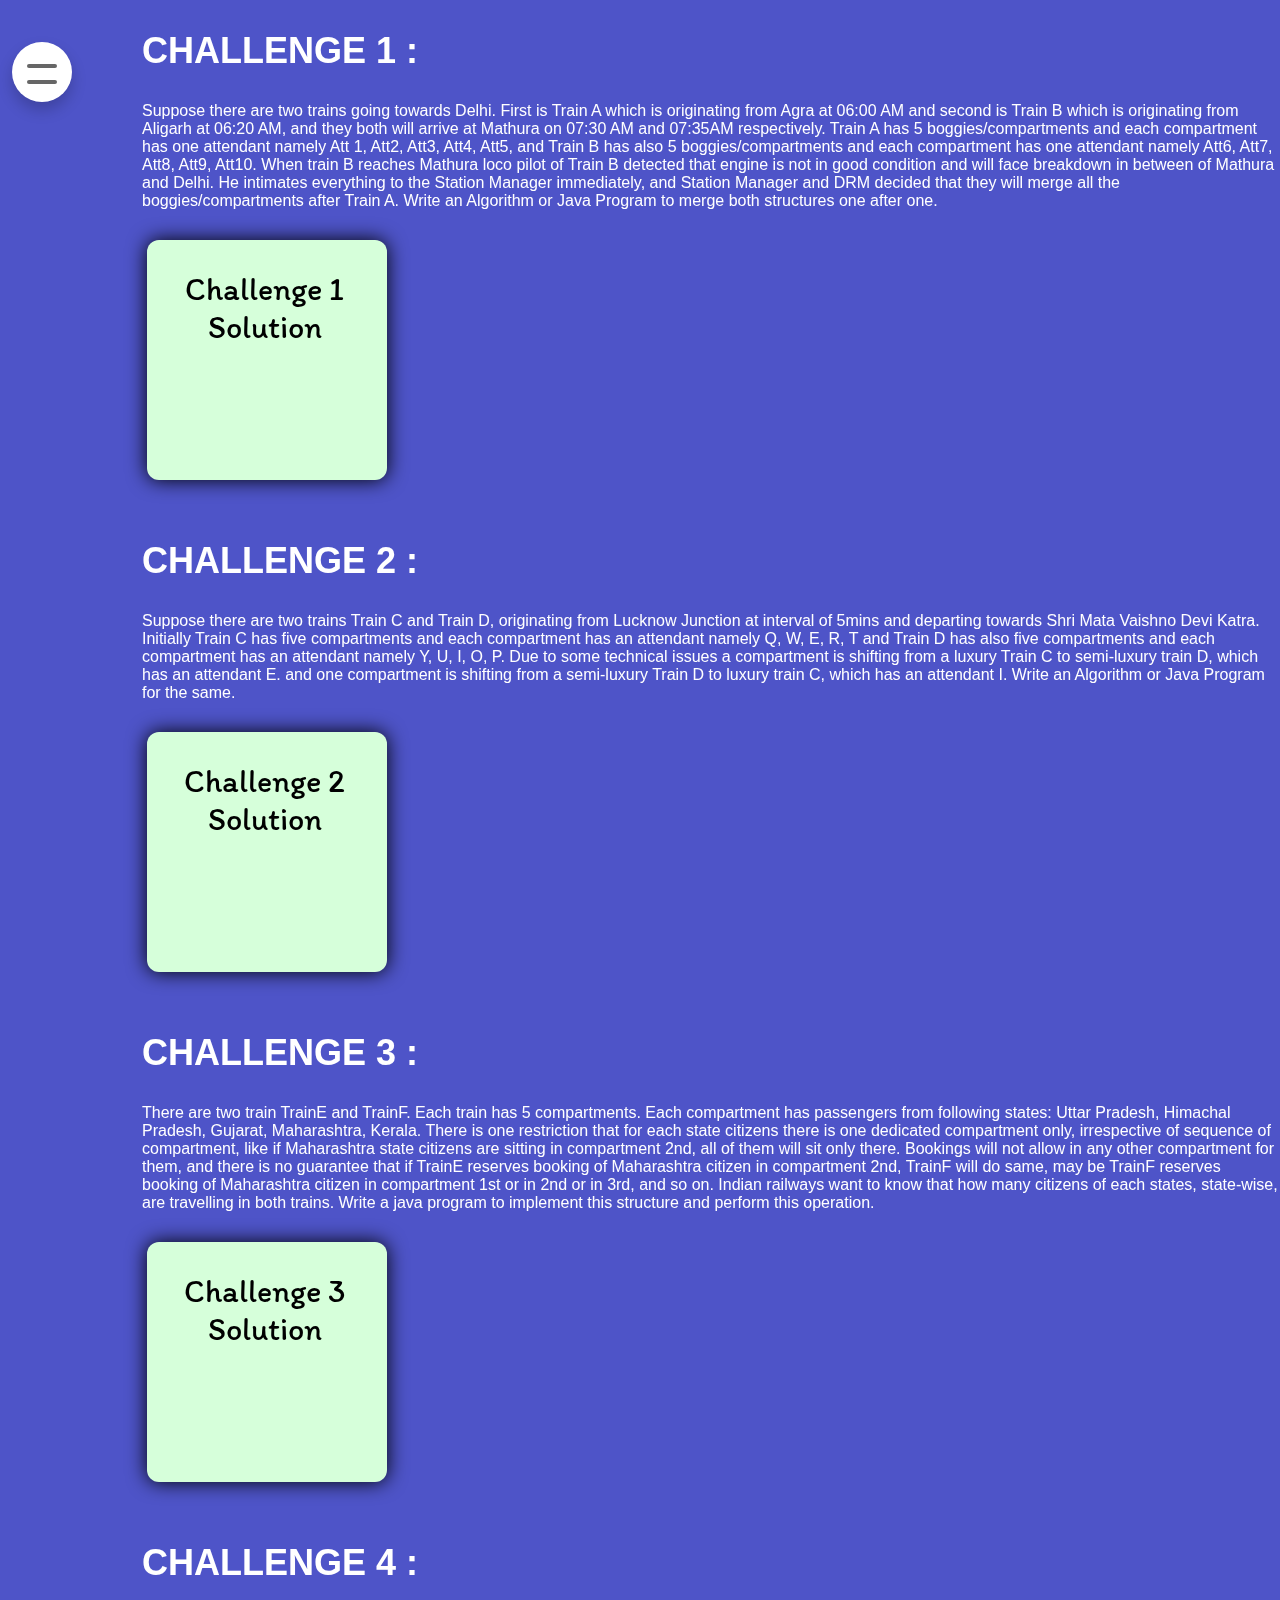
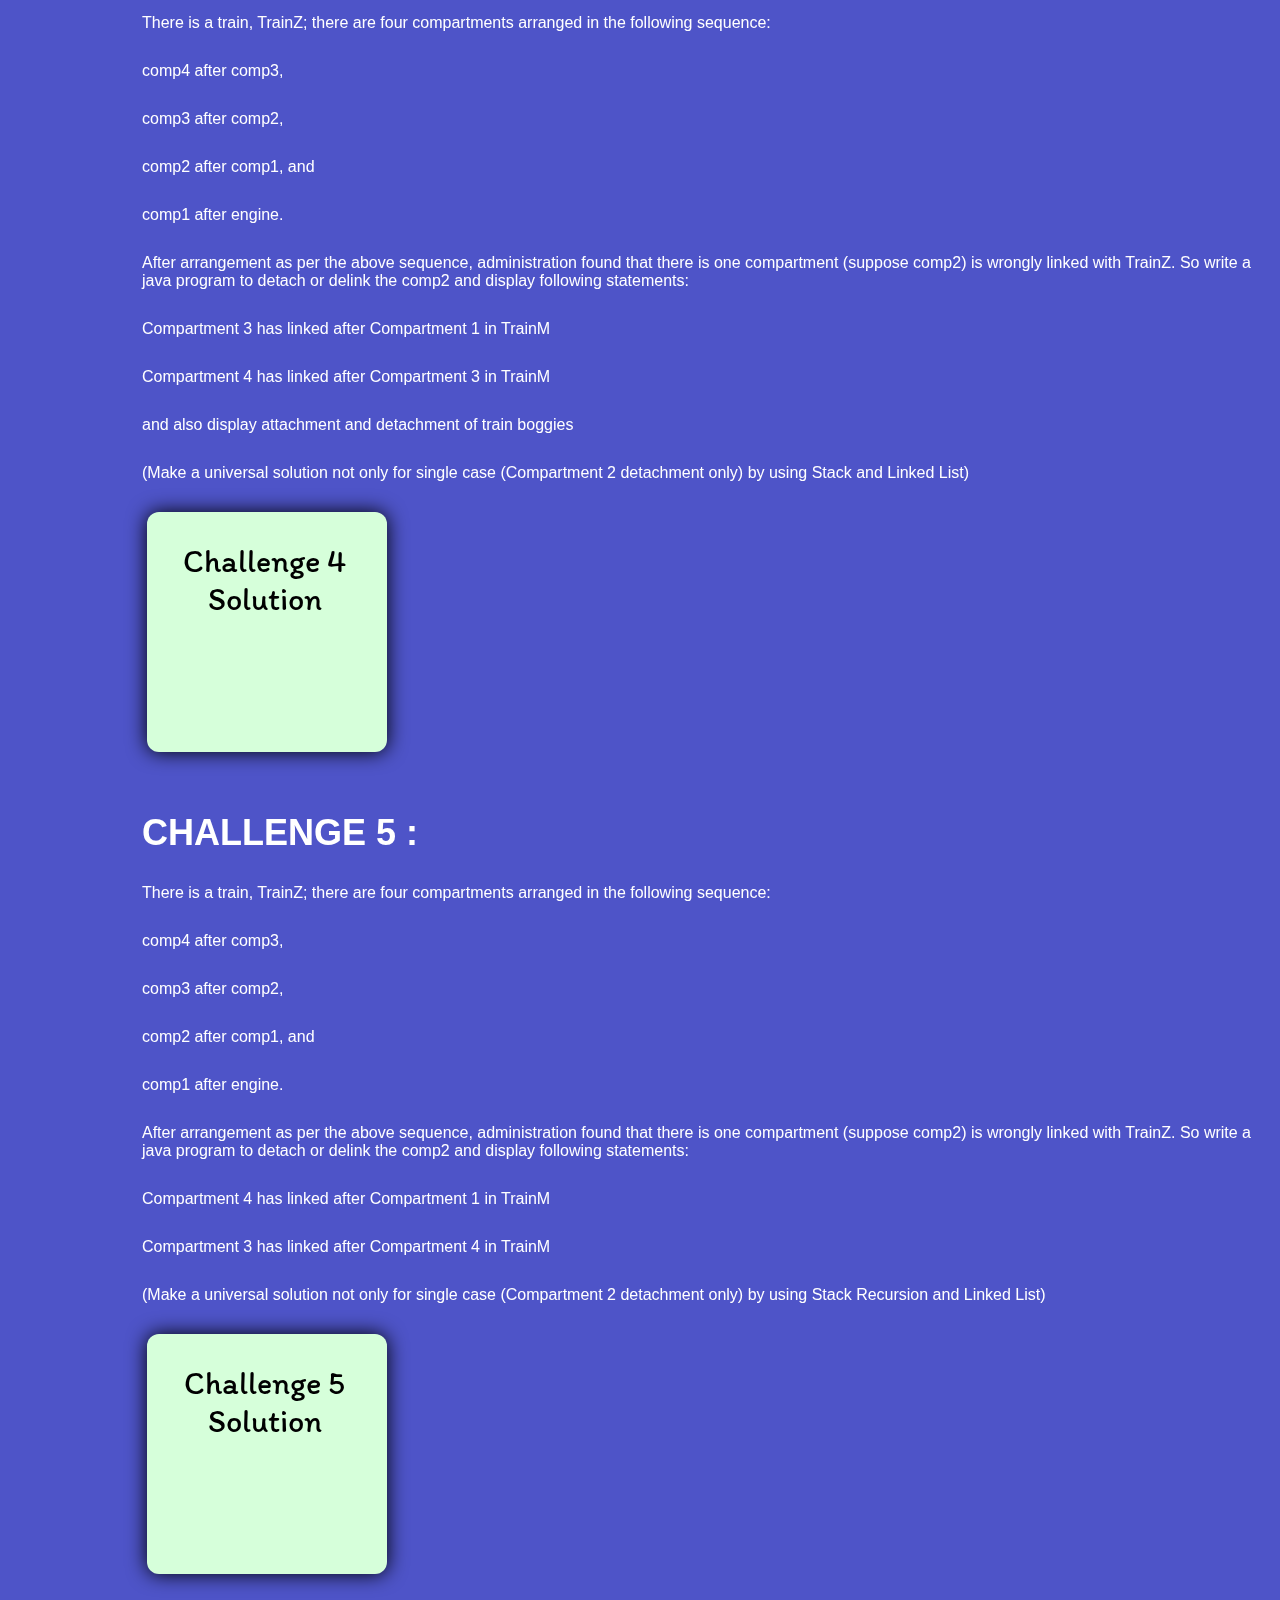
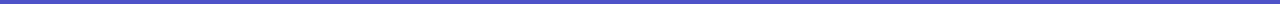
<file: Challenges.html>
<!DOCTYPE html>
<html lang="en">
<head>
    <meta charset="UTF-8">
    <meta http-equiv="X-UA-Compatible" content="IE=edge">
    <meta name="viewport" content="width=device-width, initial-scale=1.0">
    <title>Document</title>
    <link rel="stylesheet" href="css/mainpage.css">
    <link rel="stylesheet" href="css/singly.css">
    <link rel="stylesheet" href="css/mobile.css">

</head>
<body>
        <div class="area" >
        <ul class="circles">
                <li></li>
                <li></li>
                <li></li>
                <li></li>
                <li></li>
                <li></li>
                <li></li>
                <li></li>
                <li></li>
                <li></li>
        </ul>
    </div >

    <div id="chpage1" class="pgstyle">
        <img src="images/ch1code.png" alt="error" >
        <div class="close" onclick="cl('chpage1')"></div>  
    </div>
    <div id="chpage2" class="pgstyle">
        <img src="images/ch2code.png" alt="retry" >
        <div class="close" onclick="cl('chpage2')"></div>  
    </div>
    <div id="chpage3" class="pgstyle">
        <img src="images/ch3code.png" alt="retry" >
        <div class="close" onclick="cl('chpage3')"></div>  
    </div>
    <div id="chpage4" class="pgstyle">
        <img src="images/ch4code.png" alt="retry" >
        <div class="close" onclick="cl('chpage4')"></div>  
    </div>
    <div id="chpage5" class="pgstyle">
        <img src="images/ch5code.png" alt="retry" >
        <div class="close" onclick="cl('chpage5')"></div>  
    </div>
    
    <!-- ===========main=========== -->
    <div id="main">
        
        <div class="nav">
            <input type="checkbox">
            <span></span>
            <span></span>
            <div class="menu">
                <li><a href="index.html">home</a></li>
                <li><a href="index.html">about</a></li>
                <li><a href="index.html">dsa <br> notes</a></li>
                <li><a href="index.html">contact</a></li>
            </div>
        </div>
    <div id="bod">
    <h1 class="heading">CHALLENGE 1 :</h1>
    <p>Suppose there are two trains going towards Delhi. First is Train A which is originating from Agra at 06:00 AM and second is Train B which is originating from Aligarh at 06:20 AM, and they both will arrive at Mathura on 07:30 AM and 07:35AM respectively. 
        Train A has 5 boggies/compartments and each compartment has one attendant namely Att 1, Att2, Att3, Att4, Att5, and Train B has also 5 boggies/compartments and each compartment has one attendant namely Att6, Att7, Att8, Att9, Att10.        
        When train B reaches Mathura loco pilot of Train B detected that engine is not in good condition and will face breakdown in between of Mathura and Delhi. He intimates everything to the Station Manager immediately, and Station Manager and DRM decided that they will merge all the boggies/compartments after Train A.        
        Write an Algorithm or Java Program to merge both structures one after one.</p>
    <div class="cons">
        <div class="temp" onclick="op('chpage1')">
            <p>Challenge 1<br> Solution</p>
            <div class="tempbut"><h1>Click Here</h1></div>
        </div>
    </div>
    <h1 class="heading">CHALLENGE 2 :</h1>
    <p>
        Suppose there are two trains Train C and Train D, originating from Lucknow Junction at interval of 5mins and departing towards Shri Mata Vaishno Devi Katra. Initially Train C has five compartments and each compartment has an attendant namely Q, W, E, R, T and Train D has also five compartments and each compartment has an attendant namely Y, U, I, O, P. Due to some technical issues a compartment is shifting from a luxury Train C to semi-luxury train D, which has an attendant E. and one compartment is shifting from a semi-luxury Train D to luxury train C, which has an attendant I.
        
        Write an Algorithm or Java Program for the same.
    </p>
    <div class="cons">
        <div class="temp" onclick="op('chpage2')">
            <p>Challenge 2 <br> Solution</p>
            <div class="tempbut"><h1>Click Here</h1></div>
        </div>
        
    </div>
    <h1 class="heading">CHALLENGE 3 :</h1>
    <P>
        There are two train TrainE and TrainF. Each train has 5 compartments. Each compartment has passengers from following states: Uttar Pradesh, Himachal Pradesh, Gujarat, Maharashtra, Kerala. There is one restriction that for each state citizens there is one dedicated compartment only, irrespective of sequence of compartment, like if Maharashtra state citizens are sitting in compartment 2nd, all of them will sit only there. Bookings will not allow in any other compartment for them, and there is no guarantee that if TrainE reserves booking of Maharashtra citizen in compartment 2nd, TrainF will do same, may be TrainF reserves booking of Maharashtra citizen in compartment 1st or in 2nd or in 3rd, and so on. Indian railways want to know that how many citizens of each states, state-wise, are travelling in both trains. 
        Write a java program to implement this structure and perform this operation.
    </p>
    <div class="cons">
        <div class="temp" onclick="op('chpage3')">
            <p>Challenge 3<br> Solution</p>
            <div class="tempbut"><h1>Click Here</h1></div>
        </div>
    </div>
    <h1 class="heading">CHALLENGE 4 :</h1>
    <p>
        There is a train, TrainZ; there are four compartments arranged in the following sequence:
</p><p>comp4 after comp3, </p> 
<p> comp3 after comp2,</p>
<p>  comp2 after comp1, and </p>
<p> comp1 after engine.</p>
<p> After arrangement as per the above sequence, administration found that there is one compartment (suppose comp2) is wrongly linked with TrainZ. So write a java program to detach or delink the comp2 and display following statements: </p>
<p> Compartment 3 has linked after Compartment 1 in TrainM</p>
<p> Compartment 4 has linked after Compartment 3 in TrainM</p>
<p>
    <p>and also display attachment and detachment of train boggies</p>
(Make a universal solution not only for single case (Compartment 2 detachment only) by using Stack and Linked List)
          </p>
    <div class="cons">
        <div class="temp" onclick="op('chpage4')">
            <p>Challenge 4<br> Solution</p>
            <div class="tempbut"><h1>Click Here</h1></div>
        </div>
    </div>
    <h1 class="heading">CHALLENGE 5 :</h1>
    <p>
        There is a train, TrainZ; there are four compartments arranged in the following sequence:
</p><p>comp4 after comp3, </p> 
<p> comp3 after comp2,</p>
<p>  comp2 after comp1, and </p>
<p> comp1 after engine.</p>
<p> After arrangement as per the above sequence, administration found that there is one compartment (suppose comp2) is wrongly linked with TrainZ. So write a java program to detach or delink the comp2 and display following statements: </p>
<p> Compartment 4 has linked after Compartment 1 in TrainM</p>
<p> Compartment 3 has linked after Compartment 4 in TrainM</p>
<p>
(Make a universal solution not only for single case (Compartment 2 detachment only) by using Stack Recursion and Linked List)
          </p>
    <div class="cons">
        <div class="temp" onclick="op('chpage5')">
            <p>Challenge 5<br> Solution</p>
            <div class="tempbut"><h1>Click Here</h1></div>
        </div>
    </div>

</div>

    <script src="js/main.js"></script>

</body>
</html>
</file>
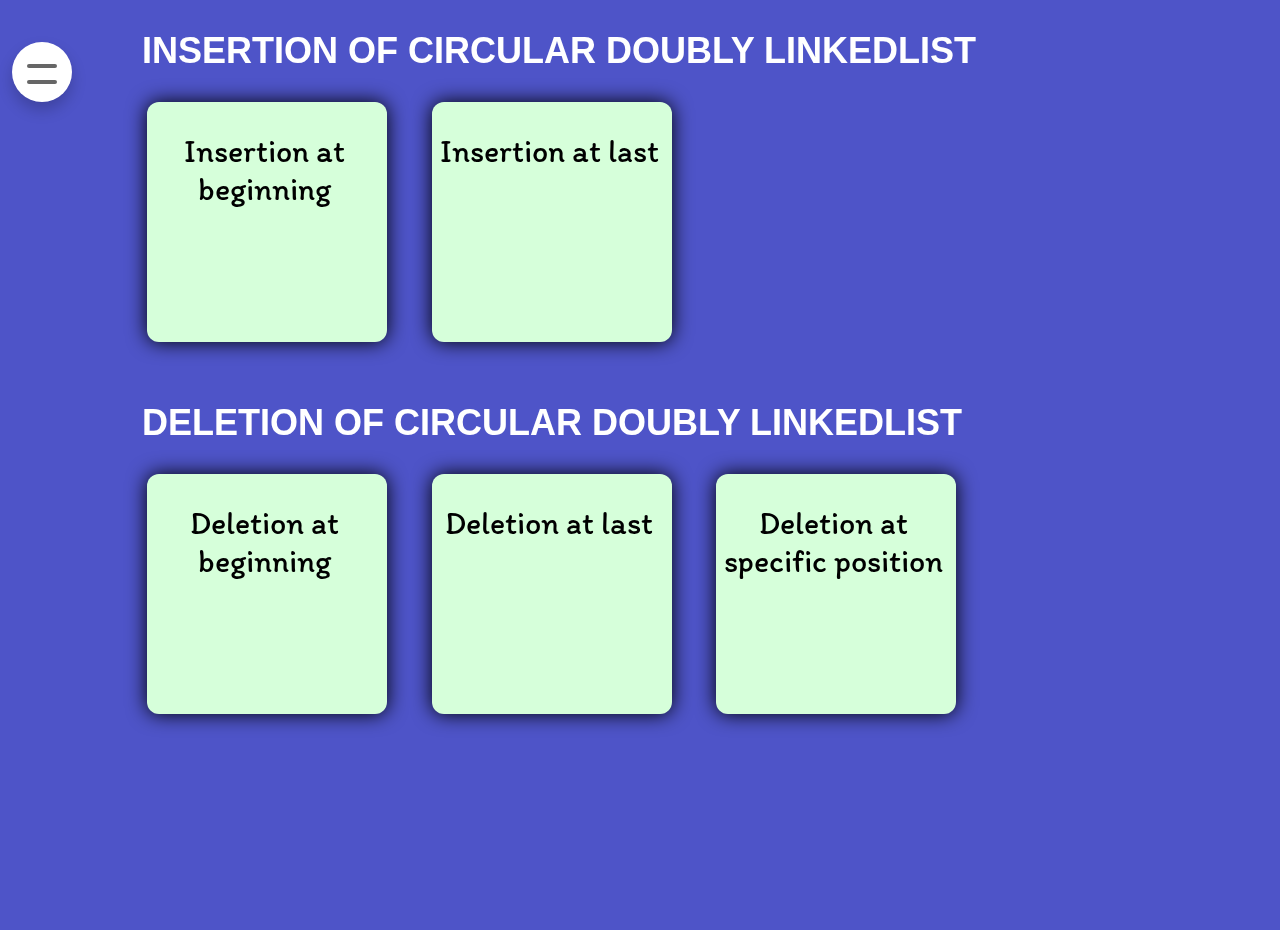
<file: CircularDoubly.html>
<!DOCTYPE html>
<html lang="en">
    <head>
        <meta charset="UTF-8">
        <meta http-equiv="X-UA-Compatible" content="IE=edge">
        <meta name="viewport" content="width=device-width, initial-scale=1.0">
        <title>Document</title>
        <link rel="stylesheet" href="css/mainpage.css">
        <link rel="stylesheet" href="css/singly.css">
        <link rel="stylesheet" href="css/mobile.css">
    </head>
    <body>
        <div class="area" >
            <ul class="circles">
                    <li></li>
                    <li></li>
                    <li></li>
                    <li></li>
                    <li></li>
                    <li></li>
                    <li></li>
                    <li></li>
                    <li></li>
                    <li></li>
            </ul>
        </div >
 

    <div id="cdpage1" class="pgstyle">
        <img src="images/cd1code.png" alt="error" >
        <div class="close" onclick="cl('cdpage1')"></div>  
    </div>
    <div id="cdpage2" class="pgstyle">
        <img src="images/cd2code.png" alt="retry" >
        <div class="close" onclick="cl('cdpage2')"></div>  
    </div>
    <div id="cdpage3" class="pgstyle">
        <img src="images/cd3code.png" alt="retry" >
        <div class="close" onclick="cl('cdpage3')"></div>  
    </div>
    <div id="cdpage4" class="pgstyle">
        <img src="images/cd4code.png" alt="retry" >
        <div class="close" onclick="cl('cdpage4')"></div>  
    </div>
    <div id="cdpage5" class="pgstyle">
        <img src="images/cd5code.png" alt="retry" >
        <div class="close" onclick="cl('cdpage5')"></div>  
    </div>
    

    <!-- ===========main=========== -->
    <div id="main">
        <div class="nav">
            <input type="checkbox">
            <span></span>
            <span></span>
            <div class="menu">
                <li><a href="index.html">home</a></li>
                <li><a href="index.html">about</a></li>
                <li><a href="index.html">dsa <br> notes</a></li>
                <li><a href="index.html">contact</a></li>
            </div>
        </div>
    <div id="bod">
    <h1 class="heading">INSERTION OF CIRCULAR DOUBLY LINKEDLIST</h1>
    <div class="cons">
        <div class="temp" onclick="op('cdpage1')">
            <p>Insertion at beginning</p>
            <div class="tempbut"><h1>Click Here</h1></div>
        </div>
        <div class="temp" onclick="op('cdpage2')">
            <p>Insertion at last</p>
            <div class="tempbut"><h1>Click Here</h1></div>
        </div>
        
    </div>
    <h1 class="heading">DELETION OF CIRCULAR DOUBLY LINKEDLIST</h1>
    <div class="cons">
        <div class="temp" onclick="op('cdpage3')">
            <p>Deletion at beginning</p>
            <div class="tempbut"><h1>Click Here</h1></div>
        </div>
        <div class="temp" onclick="op('cdpage4')">
            <p>Deletion at last</p>
            <div class="tempbut"><h1>Click Here</h1></div>
        </div>
        
        <div class="temp" onclick="op('cdpage5')">
            <p>Deletion at specific position</p>
            <div class="tempbut"><h1>Click Here</h1></div>
        </div>
    </div>

</div>


    <script src="js/main.js"></script>

</body>
</html>
</file>
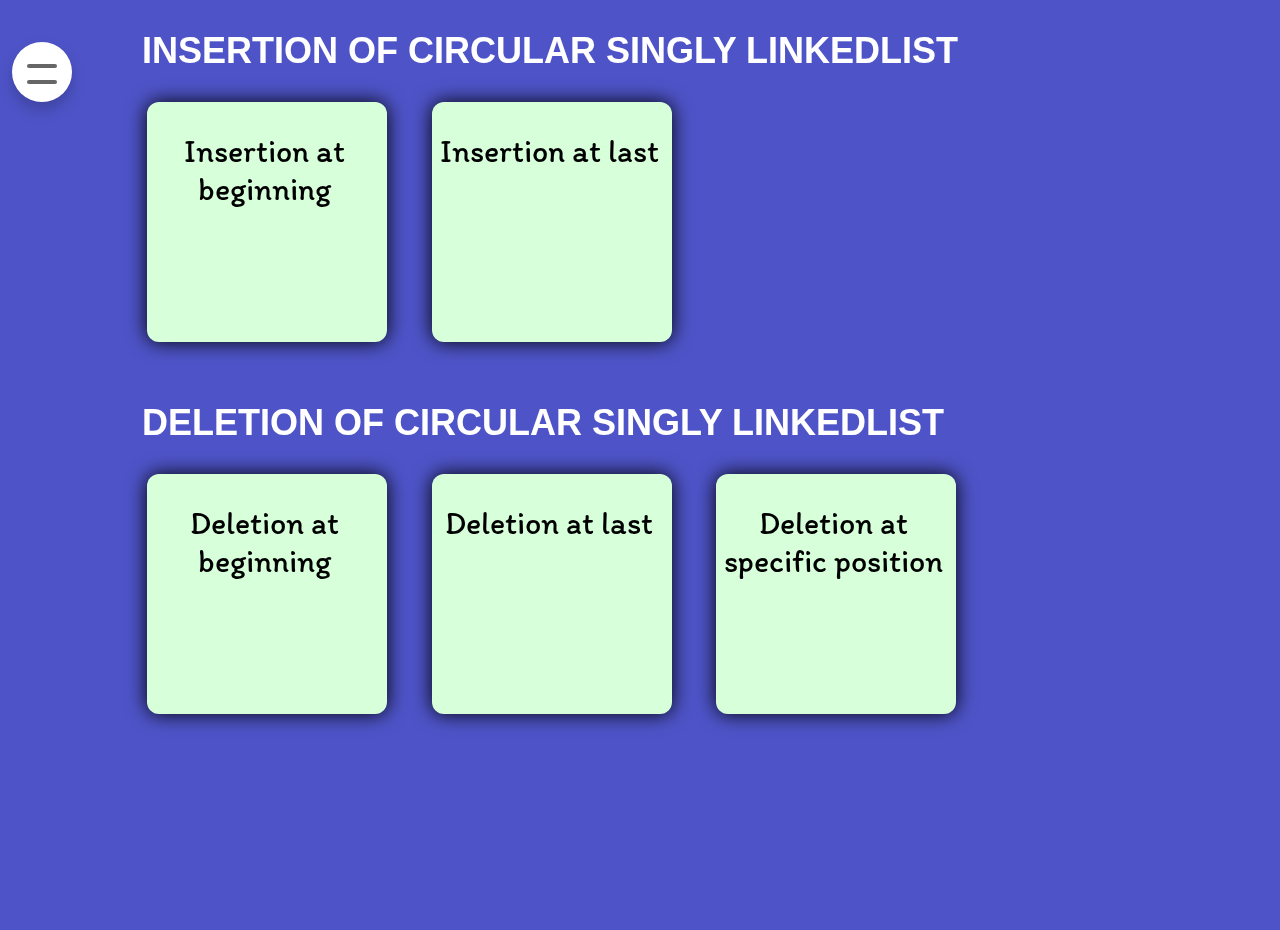
<file: CircularSingly.html>
<!DOCTYPE html>
<html lang="en">
<head>
    <meta charset="UTF-8">
    <meta http-equiv="X-UA-Compatible" content="IE=edge">
    <meta name="viewport" content="width=device-width, initial-scale=1.0">
    <title>Document</title>
    <link rel="stylesheet" href="css/mainpage.css">
    <link rel="stylesheet" href="css/singly.css">
<link rel="stylesheet" href="css/mobile.css">
</head>
<body>
    <div class="area" >
        <ul class="circles">
                <li></li>
                <li></li>
                <li></li>
                <li></li>
                <li></li>
                <li></li>
                <li></li>
                <li></li>
                <li></li>
                <li></li>
        </ul>
    </div >


    <div id="cspage1" class="pgstyle">
        <img src="images/cs1code.png" alt="error" >
        <div class="close" onclick="cl('cspage1')"></div>  
    </div>
    <div id="cspage2" class="pgstyle">
        <img src="images/cs2code.png" alt="retry" >
        <div class="close" onclick="cl('cspage2')"></div>  
    </div>
    <div id="cspage3" class="pgstyle">
        <img src="images/cs3code.png" alt="retry" >
        <div class="close" onclick="cl('cspage3')"></div>  
    </div>
    <div id="cspage4" class="pgstyle">
        <img src="images/cs4code.png" alt="retry" >
        <div class="close" onclick="cl('cspage4')"></div>  
    </div>
    <div id="cspage5" class="pgstyle">
        <img src="images/cs5code.png" alt="retry" >
        <div class="close" onclick="cl('cspage5')"></div>  
    </div>
    

    <!-- ===========main=========== -->
    <div id="main">
        <div class="nav">
            <input type="checkbox">
            <span></span>
            <span></span>
            <div class="menu">
                <li><a href="index.html">home</a></li>
                <li><a href="index.html">about</a></li>
                <li><a href="index.html">dsa <br> notes</a></li>
                <li><a href="index.html">contact</a></li>
            </div>
        </div>
    <div id="bod">
    <h1 class="heading">INSERTION OF CIRCULAR SINGLY LINKEDLIST</h1>
    <div class="cons">
        <div class="temp" onclick="op('cspage1')">
            <p>Insertion at beginning</p>
            <div class="tempbut"><h1>Click Here</h1></div>
        </div>
        <div class="temp" onclick="op('cspage2')">
            <p>Insertion at last</p>
            <div class="tempbut"><h1>Click Here</h1></div>
        </div>
        
    </div>
    <h1 class="heading">DELETION OF CIRCULAR SINGLY LINKEDLIST</h1>
    <div class="cons">
        <div class="temp" onclick="op('cspage3')">
            <p>Deletion at beginning</p>
            <div class="tempbut"><h1>Click Here</h1></div>
        </div>
        <div class="temp" onclick="op('cspage4')">
            <p>Deletion at last</p>
            <div class="tempbut"><h1>Click Here</h1></div>
        </div>
        
        <div class="temp" onclick="op('cspage5')">
            <p>Deletion at specific position</p>
            <div class="tempbut"><h1>Click Here</h1></div>
        </div>
    </div>

</div>

    <script src="js/main.js"></script>

</body>
</html>
</file>
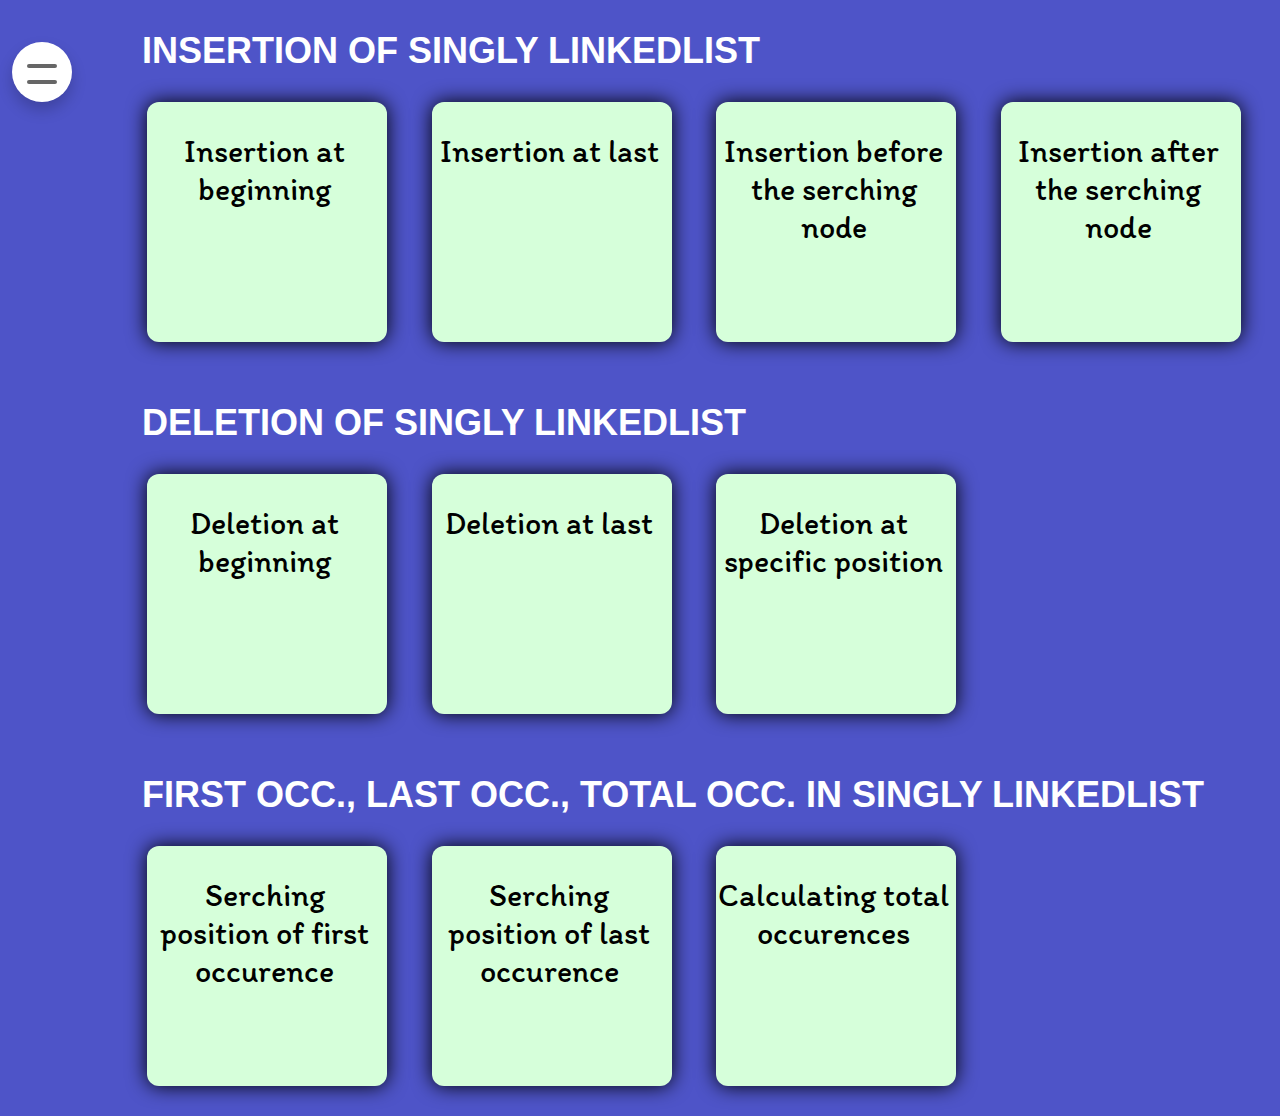
<file: Singly.html>
<!DOCTYPE html>
<html lang="en">
<head>
    <meta charset="UTF-8">
    <meta http-equiv="X-UA-Compatible" content="IE=edge">
    <meta name="viewport" content="width=device-width, initial-scale=1.0">
    <title>Document</title>
    <link rel="stylesheet" href="css/mainpage.css">
    <link rel="stylesheet" href="css/singly.css">
<link rel="stylesheet" href="css/mobile.css">
</head>
<body>


    <div id="spage1" class="pgstyle">
        <img src="images/s1code.png" alt="error" >
        <div class="close" onclick="cl('spage1')"></div>  
    </div>
    <div id="spage2" class="pgstyle">
        <img src="images/s2code.png" alt="retry" >
        <div class="close" onclick="cl('spage2')"></div>  
    </div>
    <div id="spage3" class="pgstyle">
        <img src="images/s3code.png" alt="retry" >
        <div class="close" onclick="cl('spage3')"></div>  
    </div>
    <div id="spage4" class="pgstyle">
        <img src="images/s4code.png" alt="retry" >
        <div class="close" onclick="cl('spage4')"></div>  
    </div>
    <!-- <div id="spage5" class="pgstyle">
        <img src="images/s5code.png" alt="retry" >
        <div class="close" onclick="cl('spage5')"></div>  
    </div> -->
    <div id="spage6" class="pgstyle">
        <img src="images/s6code.png" alt="retry" >
        <div class="close" onclick="cl('spage6')"></div>  
    </div>
    <div id="spage7" class="pgstyle">
        <img src="images/s7code.png" alt="retry" >
        <div class="close" onclick="cl('spage7')"></div>  
    </div>
    <div id="spage8" class="pgstyle">
        <img src="images/s8code.png" alt="retry" >
        <div class="close" onclick="cl('spage8')"></div>  
    </div>
    <div id="spage9" class="pgstyle">
        <img src="images/s9code.png" alt="retry" >
        <div class="close" onclick="cl('spage9')"></div>  
    </div>
    <div id="spage10" class="pgstyle">
        <img src="images/s10code.png" alt="retry" >
        <div class="close" onclick="cl('spage10')"></div>  
    </div>
    <div id="spage11" class="pgstyle">
        <img src="images/s11code.png" alt="retry" >
        <div class="close" onclick="cl('spage11')"></div>  
    </div>
    
    

    <!-- ===========main=========== -->
    <div id="main">
        <div class="nav">
            <input type="checkbox">
            <span></span>
            <span></span>
            <div class="menu">
                <li><a href="index.html">home</a></li>
                <li><a href="index.html">about</a></li>
                <li><a href="index.html">dsa <br> notes</a></li>
                <li><a href="index.html">contact</a></li>
            </div>
        </div>
    
    <div id="bod">
    <h1 class="heading">INSERTION OF SINGLY LINKEDLIST</h1>
    <div class="cons">
        <div class="temp" onclick="op('spage1')">
            <p>Insertion at beginning</p>
            <div class="tempbut"><h1>Click Here</h1></div>
        </div>
        <div class="temp" onclick="op('spage2')">
            <p>Insertion at last</p>
            <div class="tempbut"><h1>Click Here</h1></div>
        </div>
        <div class="temp" onclick="op('spage3')">
            <p>Insertion before the serching node</p>
            <div class="tempbut"><h1>Click Here</h1></div>
        </div>
        <div class="temp" onclick="op('spage4')">
            <p>Insertion after the serching node</p>
            <div class="tempbut"><h1>Click Here</h1></div>
        </div>
        <!-- <div class="temp" onclick="op('spage5')">
            <p>Insertion at specific position</p>
            <div class="tempbut"><h1>Click Here</h1></div>
        </div> -->
    </div>
    <h1 class="heading">DELETION OF SINGLY LINKEDLIST</h1>
    <div class="cons">
        <div class="temp" onclick="op('spage6')">
            <p>Deletion at beginning</p>
            <div class="tempbut"><h1>Click Here</h1></div>
        </div>
        <div class="temp" onclick="op('spage7')">
            <p>Deletion at last</p>
            <div class="tempbut"><h1>Click Here</h1></div>
        </div>
        
        <div class="temp" onclick="op('spage8')">
            <p>Deletion at specific position</p>
            <div class="tempbut"><h1>Click Here</h1></div>
        </div>
    </div>
    <h1 class="heading">FIRST OCC., LAST OCC., TOTAL OCC. IN SINGLY LINKEDLIST</h1>
    <div class="cons">
        <div class="temp" onclick="op('spage9')">
            <p>Serching position of first occurence</p>
            <div class="tempbut"><h1>Click Here</h1></div>
        </div>
        <div class="temp" onclick="op('spage10')">
            <p>Serching position of last occurence</p>
            <div class="tempbut"><h1>Click Here</h1></div>
        </div>
        <div class="temp" onclick="op('spage11')">
            <p>Calculating total occurences</p>
            <div class="tempbut"><h1>Click Here</h1></div>
        </div>
       
    </div>

</div>

    <script src="js/main.js"></script>

</body>
</html>
</file>
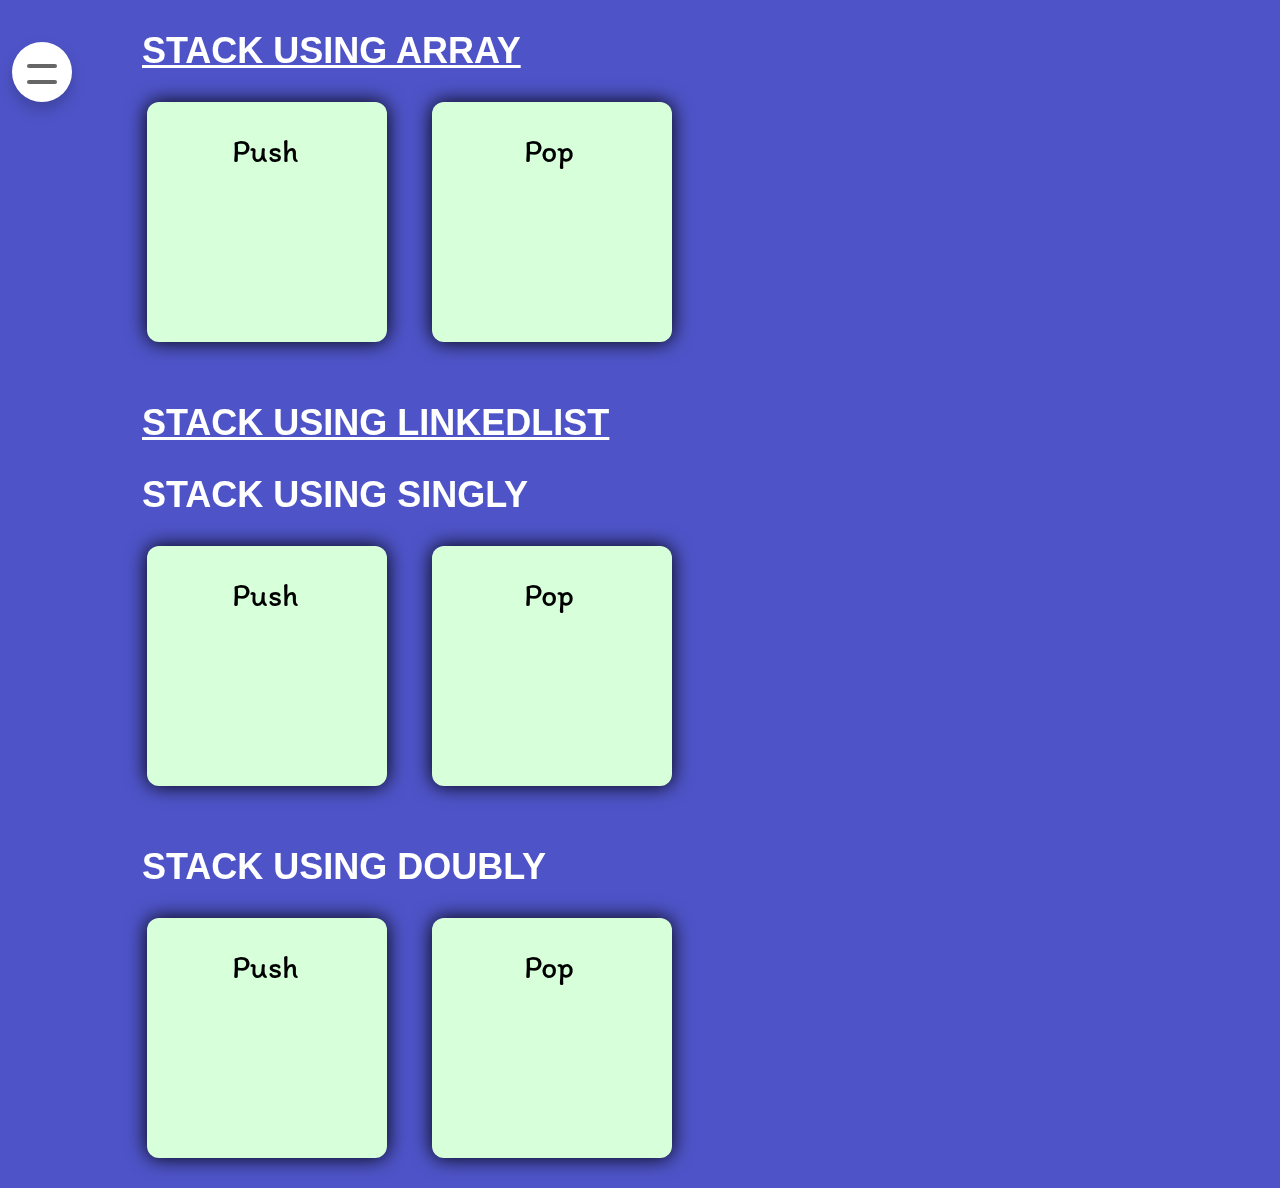
<file: Stack.html>
<!DOCTYPE html>
<html lang="en">
<head>
    <meta charset="UTF-8">
    <meta http-equiv="X-UA-Compatible" content="IE=edge">
    <meta name="viewport" content="width=device-width, initial-scale=1.0">
    <title>Document</title>
<link rel="stylesheet" href="css/tab.css">
<link rel="stylesheet" href="css/mainpage.css">
<link rel="stylesheet" href="css/singly.css">
<link rel="stylesheet" href="css/mobile.css">
</head>
<body>
    <div class="area" >
        <ul class="circles">
                <li></li>
                <li></li>
                <li></li>
                <li></li>
                <li></li>
                <li></li>
                <li></li>
                <li></li>
                <li></li>
                <li></li>
        </ul>
    </div >
    <div id="sapage1" class="pgstyle">
        <img src="images/sa1code.png" alt="error" >
        <div class="close" onclick="cl('sapage1')"></div>  
    </div>
    <div id="sapage2" class="pgstyle">
        <img src="images/sa2code.png" alt="retry" >
        <div class="close" onclick="cl('sapage2')"></div>  
    </div>
    <div id="sspage3" class="pgstyle">
        <img src="images/ss3code.png" alt="retry" >
        <div class="close" onclick="cl('sspage3')"></div>  
    </div>
    <div id="sspage4" class="pgstyle">
        <img src="images/ss4code.png" alt="retry" >
        <div class="close" onclick="cl('sspage4')"></div>  
    </div>
    <div id="sdpage5" class="pgstyle">
        <img src="images/sd5code.png" alt="retry" >
        <div class="close" onclick="cl('sdpage5')"></div>  
    </div>
    <div id="sdpage6" class="pgstyle">
        <img src="images/sd6code.png" alt="retry" >
        <div class="close" onclick="cl('sdpage6')"></div>  
    </div>
    <!-- ===========main=========== -->
    <div id="main">
        <div class="nav">
            <input type="checkbox">
            <span></span>
            <span></span>
            <div class="menu">
                <li><a href="index.html">home</a></li>
                <li><a href="index.html">about</a></li>
                <li><a href="index.html">dsa <br> notes</a></li>
                <li><a href="index.html">contact</a></li>
            </div>
        </div>
    <div id="bod">
    <h1 style="text-decoration: underline;" class="heading">STACK USING ARRAY</h1>
    <div class="cons">
        <div class="temp" onclick="op('sapage1')">
            <p>Push</p>
            <div class="tempbut"><h1>Click Here</h1></div>
        </div>
        <div class="temp" onclick="op('sapage2')">
            <p>Pop</p>
            <div class="tempbut"><h1>Click Here</h1></div>
        </div>
        
    </div>
    <h1 style="text-decoration: underline;" class="heading">STACK USING LINKEDLIST</h1>
    <h1 class="heading">STACK USING SINGLY </h1>
    <div class="cons">
        <div class="temp" onclick="op('sspage3')">
            <p>Push</p>
            <div class="tempbut"><h1>Click Here</h1></div>
        </div>
        <div class="temp" onclick="op('sspage4')">
            <p>Pop</p>
            <div class="tempbut"><h1>Click Here</h1></div>
        </div>
    </div>
    <h1 class="heading">STACK USING DOUBLY </h1>
    <div class="cons">
        <div class="temp" onclick="op('sdpage5')">
            <p>Push</p>
            <div class="tempbut"><h1>Click Here</h1></div>
        </div>
        <div class="temp" onclick="op('sdpage6')">
            <p>Pop</p>
            <div class="tempbut"><h1>Click Here</h1></div>
        </div>
    </div>

</div>

    <script src="js/main.js"></script>

</body>
</html>
</file>
<file: css/mainpage.css>
* {
  margin: 0;
  padding: 0;
  color: white;
}

@import url('https://fonts.googleapis.com/css?family=Exo:400,700');

body {
  background: #4e54c8;
  background: -webkit-linear-gradient(to left, #8f94fb, #4e54c8);

  font-family: 'Exo', sans-serif;
}


.area {
  background: #4e54c8;
  background: -webkit-linear-gradient(to left, #8f94fb, #4e54c8);
  width: 100%;
  height: 100vh;
  position: fixed;
  z-index: -10;
}

.circles {
  position: absolute;
  top: 0;
  left: 0;
  width: 100%;
  height: 100%;
  overflow: hidden;
}

.circles li {
  position: absolute;
  display: block;
  list-style: none;
  width: 20px;
  height: 20px;
  background: rgba(255, 255, 255, 0.2);
  animation: animate 25s linear infinite;
  bottom: -150px;

}

.circles li:nth-child(1) {
  left: 25%;
  width: 80px;
  height: 80px;
  animation-delay: 0s;
}


.circles li:nth-child(2) {
  left: 10%;
  width: 20px;
  height: 20px;
  animation-delay: 2s;
  animation-duration: 12s;
}

.circles li:nth-child(3) {
  left: 70%;
  width: 20px;
  height: 20px;
  animation-delay: 4s;
}

.circles li:nth-child(4) {
  left: 40%;
  width: 60px;
  height: 60px;
  animation-delay: 0s;
  animation-duration: 18s;
}

.circles li:nth-child(5) {
  left: 65%;
  width: 20px;
  height: 20px;
  animation-delay: 0s;
}

.circles li:nth-child(6) {
  left: 75%;
  width: 110px;
  height: 110px;
  animation-delay: 3s;
}

.circles li:nth-child(7) {
  left: 35%;
  width: 150px;
  height: 150px;
  animation-delay: 7s;
}

.circles li:nth-child(8) {
  left: 50%;
  width: 25px;
  height: 25px;
  animation-delay: 15s;
  animation-duration: 45s;
}

.circles li:nth-child(9) {
  left: 20%;
  width: 15px;
  height: 15px;
  animation-delay: 2s;
  animation-duration: 35s;
}

.circles li:nth-child(10) {
  left: 85%;
  width: 150px;
  height: 150px;
  animation-delay: 0s;
  animation-duration: 11s;
}



@keyframes animate {

  0% {
    transform: translateY(0) rotate(0deg);
    opacity: 1;
    border-radius: 0;
  }

  100% {
    transform: translateY(-1000px) rotate(720deg);
    opacity: 0;
    border-radius: 50%;
  }

}

body {
  margin: 0;
  padding: 0;
  min-height: 100vh;
  /* background-color: #dcdc39; */
  font-family: 'Open Sans', Verdana, Geneva, Tahoma, sans-serif;
}



.nav {

  position: fixed;
  margin: 12px;
  height: 60px;
  width: 60px;
  background-color: #fff;
  transition: 0.5s;
  border-radius: 50px;
  box-shadow: 0 8px 15px rgba(0, 0, 0, .2);
}

.menu {
  margin: 0;
  padding: 0;
  width: 0;
  overflow: hidden;
  transition: 0.5s;
}

.nav input:checked~.menu {
  margin-top: 60px;
  background-color: #ffffff;
  border-radius: 40px;
  width: 130px;
  height: 540px;
}

.menu li {
  border-radius: 20px;
  list-style: none;
  margin: 60px 8px;
  height: 60px;
  width: 115px;
  display: flex;
  align-items: center;
  justify-content: center;
}

.menu li a {
  text-decoration: none;
  color: rgb(0, 0, 0);
  text-transform: uppercase;
  font-weight: 600;
  transition: 0.5s;

}

.menu li a:hover,
li:hover {
  color: #fffb00;
  background-color: #00eb89;

  transition: 0.7s;

}

.menu li a:hover {

  background: none !important;
}

.nav input {
  width: 40px;
  height: 40px;
  cursor: pointer;
  opacity: 0;
}

.nav span {
  position: absolute;
  top: 30px;
  left: 15px;
  width: 30px;
  height: 4px;
  border-radius: 50px;
  background-color: #666;
  pointer-events: none;
  transition: 0.5s;
}

.nav input:checked~span {
  background-color: #f974a1;
}

.nav span:nth-child(2) {
  transform: translateY(-8px);
}

.nav input:checked~span:nth-child(2) {
  transform: translateY(0) rotate(-45deg);
}

.nav span:nth-child(3) {
  transform: translateY(8px);
}

.nav input:checked~span:nth-child(3) {
  transform: translateY(0) rotate(45deg);
}

#home {
  height: 100vh;
  display: grid;
  grid-template-columns: 1fr 3fr 2fr;
}

#home div:nth-child(2) {
  margin-top: 200px;
}

#home p {
  margin-top: 12px;
  font-size: 20px;
  line-height: 30px;
  text-shadow: 5px 5px 10px black;
}

#home h1 {
  margin-bottom: 20px;
  font-size: 40px;
  text-shadow: 5px 5px 10px black;
}

#home h1 span {
  color: var(--skin);
}

#home h1:nth-child(1) span {
  font-family: var(--logo-font);
}

#about {
  height: 100vh;
}

#dsa {

  padding-right: 100px;
  padding-left: 120px;

  display: grid;
  grid-template-columns: 1fr 1fr;
  height: 140vh;
}

#dsa li,
a {
  font-size: 3vmin;
  color: black;
  font-weight: 1000;
  text-decoration: none;
}

#dsa a:hover {
  color: red;
  transform: scale(0.1);
}

#dsa li {
  margin-top: 12px;
  margin-left: 30px;
  line-height: 40px;
}

#dsa>div {
  margin: 60px;
  height: 400px;
  width: 400px;
  background-color: #fff;
  border-radius: 15px;
  box-shadow: 0px 0px 20px #000;
}

#contact {
  height: 10vh;
}

@import url('https://fonts.googleapis.com/css2?family=Poppins:wght@500&display=swap');
@import url('https://fonts.googleapis.com/css2?family=Monoton&display=swap');

* {
  margin: 0;
  padding: 0;
  color: var(--theme-color);
}

:root {
  --skin: red;
  --theme: rgb(63, 56, 56);
  --theme-l: rgb(56, 55, 55);
  --theme-l-color: rgb(95, 95, 95);
  --theme-color: white;
  --logo-font: 'Monoton', cursive;
}



/* ==========contact============ */
@import url("https://fonts.googleapis.com/css2?family=Poppins:wght@200;300;400;500;600;700;800;900&display=swap");

* {
  padding: 0%;
  margin: 0%;
  box-sizing: border-box;
}

.hero {
  height: auto;

  background-size: cover;
  background-blend-mode: multiply;
  /* background-attachment:fixed ;
    activate when you put in your website (optional)
  */
  color: rgb(255, 255, 255);
  padding: 30px 80px 30px 30px;
}

.hero .container {
  justify-content: space-between;
  flex-wrap: wrap;
  flex: 1;
}

.flex {
  display: flex;
}

.container__about {
  margin-bottom: 30px;
}

.container__about p {
  margin-top: 10px;
  max-width: 300px;
  font-size: 14px;
  text-shadow: 5px 5px 10px black;

}

.container-pages {
  column-gap: 30px;
}

.container-pages ul {
  padding-top: 10px;
  list-style: none;
  line-height: 24px;
}

.container-pages ul a {
  color: inherit;
  text-decoration: none;
  font-size: 14px;
  text-shadow: 5px 5px 10px black;
}

.container-pages ul a:hover {
  color: #017143;
}

footer .by {
  margin-top: 30px;
  justify-content: space-between;
  align-items: center;
  flex-wrap: wrap;
}

footer .by p {
  font-size: 14px;
  text-shadow: 5px 5px 10px black;

}

.line__separete {
  margin-top: 30px;
  width: 100%;
  height: 2px;
  background-color: #fff;
  z-index: 999;
}

.icons {
  margin-top: 20px;
  display: flex;
  column-gap: 25px;
}

.icon1 {
  width: 40px;
  height: 40px;
  display: inline-flex;
  align-items: center;
  justify-content: center;
  text-decoration: none;
  font-size: 20px;
  color: #fff;
  border-radius: 50%;
  outline: 2px solid #fff;
  transition-property:
    outline-offset, outline-color,
    background-color;
  transition-duration: .25s;
}

.icon1:hover {
  outline-offset: 4px;
}

.icon1:hover i {
  animation: shake .25s;
}

.icon--instagram:hover {
  background-image: radial-gradient(circle at 30% 107%,
      #fdf497 0%, #fdf497 5%,
      #fd5949 45%, #d6249f 60%,
      #285AEB 90%);
  outline-color: #a02d76;
}

.icon--twitter:hover {
  background-color: #1da1f2;
  outline-color: #1da1f2;
}

.icon--linkedin:hover {
  background-color: #0077b5;
  outline-color: #0077b5;
}

.icon--github:hover {
  background-color: #000000;
  outline-color: #000000;
}

@keyframes shake {
  10% {
    transform: rotate(15deg);
  }

  20% {
    transform: rotate(-15deg);
  }

  30% {
    transform: rotate(15deg);
  }

  40% {
    transform: rotate(-15deg);
  }
}

@media only screen and (max-width: 800px) {
  .hero {
    padding: 10px;
    display: flex;
    flex-direction: column;
  }

  .container__about h2 {
    font-size: 20px;
    text-shadow: 5px 5px 10px black;

  }

  .container__about p {
    font-size: 12px;
  }

  .container__recentpages h2 {
    font-size: 20px;
    text-shadow: 5px 5px 10px black;

  }

  .container-pages ul a {
    font-size: 12px;
  }

  footer .by p {
    font-size: 12px;
  }
}

#dsa {
  cursor: pointer;
}

#dsa h1 {
  margin-top: 20px;
  color: #000;
  text-align: center;
}

.butn h1 {
  width: 200px;
  height: 50px;
  border-radius: 15px;
  background-color: var(--skin);
  box-shadow: 0px 0px 15px #000;
  margin: 0px auto auto;
  margin-bottom: 0px;
  font-size: 1em;
  padding: 8px;
}

#dsa li {
  background: none;
}
#myimg img {
  margin-top:15vh;
}

#about {
  padding: 0px 150px;
}

#about h5 {
  padding: 0px;
}

#about p {
  font-weight: 1000;
  font-size: 1.8em;
  margin: 80px 0px;
  text-shadow: 5px 5px 10px black;
}

h5 {
  display: block;
  padding: 0px 150px;
  font-size: 3em;
  text-shadow: 5px 5px 10px black;

}
</file>
<file: css/singly.css>
@import url('https://fonts.googleapis.com/css2?family=Itim&display=swap');
*{
    margin: 0;padding: 0;

}
#large-header{
    position:absolute;
    z-index: -1;
}
#bod>p{
    margin-bottom: 30px;
    
}
.heading{
    margin: 30px;
    margin-left: 0px;
    font-size: 4vmin;
}
.cons{ 
    display: grid; 
    /* flex-wrap: wrap; */
    /* justify-content: right; */
    grid-template-columns: 1fr 1fr 1fr 1fr;
    /* grid-template-columns: 112px 112px 112px;  */
    /* grid-template-columns: repeat(auto-fit, minmax(280px,2fr)); */
    /* justify-content: center;  */
}
.temp{
    height: 15em;width: 15em;
    background-color: rgb(214, 255, 218);
    margin: auto;
    border-radius: 12px;
    margin-left: 5px;
    margin-bottom: 30px;
    /* display: flex;
    justify-content: center;
    align-items:flex-end; */
    cursor: pointer;
    box-shadow: 0px 0px 20px #000;
box-sizing: border-box;
}
.temp h1{
    width: 100px;
    border-radius:15px ;
    background-color: var(--skin); 
    box-shadow: 0px 0px 15px #000;
    margin: 0px auto auto;
    margin-bottom: 0px;
    font-size: 1em;
    padding:8px ;
    text-align: center;
    transform: scale(0);
   margin-top: 180px;
}
#bod{
    margin-left: 142px;
}

.temp p{font-family: 'Itim', cursive;
    margin-top: 30px;
   text-align: center;
    color: #000;
    font-size: 2em;
    position: absolute;
    width: 235px;
}
.temp:hover h1{
    transform: scale(1);
    transition: all 0.3s ease-in-out;
}
button{
    cursor: pointer;
}
.pgstyle img{
    background-size: cover;
    width: 70%;
    margin:20px auto ;
    border-radius: 12px;
    box-shadow:0px 0px 20px #000;
}
.close::after{
    content: "";
    position: fixed;
    height: 50px;width: 50px;
    border-bottom:8px solid white ;
    transform: rotate(-45deg);
    right: 52px;
    z-index: 4; 
    
}
.close{
    cursor: pointer;
}
.close::before{
    content: "";
    position: fixed;
    height: 50px;width: 50px;
    border-bottom:8px solid white ;
    transform: rotate(45deg);
    right: 16px;
    z-index: 4;
}



.pgstyle{
    height: 100%;
    width: 100%;
    background-color: rgba(58, 58, 58, 0.555);
    backdrop-filter: blur(25px);
display: flex;
justify-content: center;
    z-index:100000;
display: none;
}
</file>
<file: css/mobile.css>
@media screen and (max-width:600px){
    body{
      width: 100% !important;
        zoom: 100%;
        overflow-x: hidden;
    }
    #home {
        height: 100%;
        display: grid;
        grid-template-columns: 1fr;
      }
    #home div:nth-child(1){
        display:none;
      }
      #home div:nth-child(2) {
        margin: 85px auto 0px auto;

    }
      .nav{
        box-shadow: none;
        background: none;
      }
      .nav span{
        background-color: white;
        height: 3px;
        width: 20px;
      }
      .nav span:nth-child(2) {
        transform: translateY(-2px);
      }
      #home h1 {
        font-size: 2em;
      }
      #home p {
      display: none;
      }
      #myimg{
        display: flex;
        align-items: center;
        justify-content: center;
      }
      #myimg img {
        margin:0px auto;
        height: 350px;
display: inline-block;
position: relative;
      }
      
      #about {
        height: 100%;
        padding: 0px 10px;
    }
      
#about p{
  font-size: 1.0em;
  margin: 30px 0px;
}
#about h5 {
    padding: 0px;
}
h5 {
  padding:0px 10px;
    font-size: 2em;
    text-decoration: underline;
    text-decoration-color: red;
}
#dsa {
  padding: 0;
  display: grid;
  grid-template-columns: 1fr 1fr;
  height: 100%;
}
#dsa>div {
  margin: 20px auto;
  height: 200px;
  width: 200px;
}
#dsa div>h1 {
  font-size: 1.4em;
}
.butn a>h1 {
  width: 100px;
  height: 40px;
  border-radius: 10px;
  font-size: 15px;
  padding: auto ;
}
#dsa li {
  margin-top: 12px;
  margin-left: 30px;
  line-height: 20px;
}
#bod {
  margin-left: 56px;
}
.cons {
  grid-template-columns: 1fr 1fr;
}
.temp {
  height: 180px;
  width: 180px;
  margin: 1px auto 25px;
}
.temp p {
  margin-top: 10px;
  font-size: 1.5em;
  position: absolute;
  width: 180px;
}
.temp h1 {
  width: 100px;
  border-radius: 10px;
  font-size: 0.9em;
  text-align: center;
  transform: scale(1);
  margin-top: 120px;
}
.nav{
  z-index: 10;
}
.pgstyle img {
  width: 95%;
  min-height: 100vh;
}
.close::before {
  height: 20px;
  width: 30px;
  border-bottom: 5px solid white;
  margin-top: 15px;
}
.close::after {
  height: 20px;
  width: 30px;
  border-bottom: 5px solid white;
  margin-top: 15px;
  right: 30px;
}
#contact {
  height: 100%;
}

}
</file>
<file: css/tab.css>
@media screen and (min-width: 320px) and (max-width: 1000px){
    .cons{
       grid-template-columns: 1fr 1fr 1fr; 
    }
    .temp{
        width: 12em;
    }
    }
</file>
